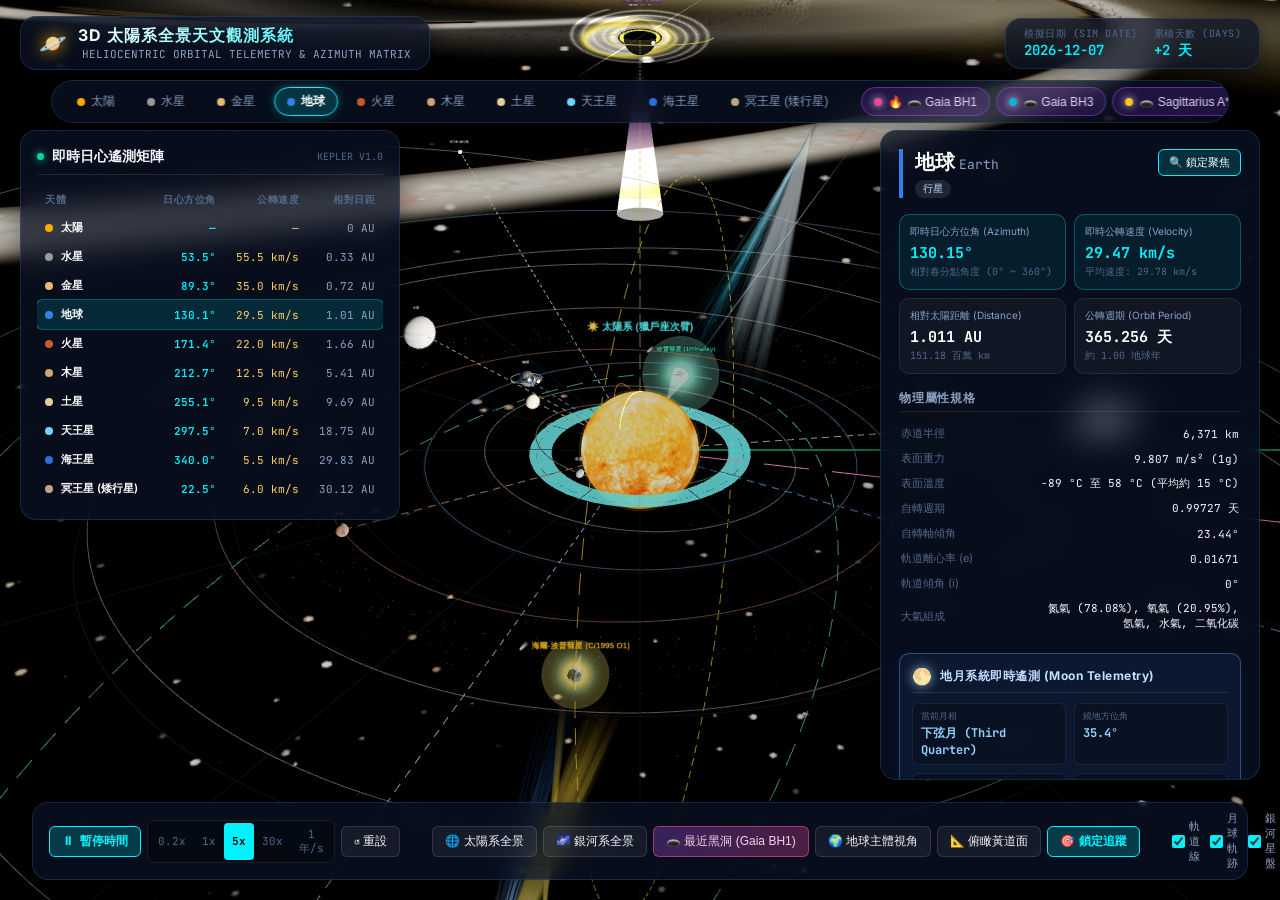
<file: index.html>
﻿<!DOCTYPE html>
<html lang="zh-TW">
<head>
  <meta charset="UTF-8">
  <meta name="viewport" content="width=device-width, initial-scale=1.0">
  <title>3D 太陽系全景互動模擬系統 - Solar System 3D Telemetry</title>
  
  <!-- Google Fonts: Inter, JetBrains Mono -->
  <link rel="preconnect" href="https://fonts.googleapis.com">
  <link rel="preconnect" href="https://fonts.gstatic.com" crossorigin>
  <link href="https://fonts.googleapis.com/css2?family=Inter:wght@300;400;600;700;800&family=JetBrains+Mono:wght@400;500;700&display=swap" rel="stylesheet">

  <link rel="stylesheet" href="css/styles.css?v=20260830_2200">

  <!-- Three.js & OrbitControls (Local offline libraries with CDN fallback) -->
  <script src="js/libs/three.min.js?v=20260830_2200"></script>
  <script src="js/libs/OrbitControls.js?v=20260830_2200"></script>
  <script>
    if (typeof THREE === 'undefined') {
      document.write('<script src="https://cdnjs.cloudflare.com/ajax/libs/three.js/r128/three.min.js"><\/script>');
      document.write('<script src="https://cdn.jsdelivr.net/npm/three@0.128.0/examples/js/controls/OrbitControls.js"><\/script>');
    }
  </script>
</head>
<body>

  <!-- 3D 渲染畫布容器 -->
  <div id="canvas-container"></div>

  <!-- 頂部資訊與遙測列 -->
  <header class="top-header">
    <div class="brand-section">
      <span class="brand-icon">🪐</span>
      <div>
        <div class="brand-title">3D 太陽系全景天文觀測系統</div>
        <div class="brand-subtitle">HELIOCENTRIC ORBITAL TELEMETRY & AZIMUTH MATRIX</div>
      </div>
    </div>

    <div class="time-telemetry-badge">
      <div class="time-item">
        <span class="time-label">模擬日期 (SIM DATE)</span>
        <span class="time-val" id="current-date-display">2026-08-25</span>
      </div>
      <div class="time-item">
        <span class="time-label">累積天數 (DAYS)</span>
        <span class="time-val" id="sim-days-display">+0 天</span>
      </div>
    </div>
  </header>

  <!-- 行星快速切換標籤列 -->
  <div class="planet-chips-bar" id="planet-chips-container">
    <!-- 由 JS 自動產生行星選取 Chips -->
  </div>

  <!-- 左側即時日心遙測矩陣 (Heliocentric Telemetry Matrix) -->
  <aside class="panel-left-telemetry" id="panel-matrix">
    <div class="panel-header">
      <div class="panel-title">
        <span class="live-indicator"></span>
        <span>即時日心遙測矩陣</span>
      </div>
      <span style="font-size: 10px; color: var(--text-dim); font-family: var(--font-mono);">KEPLER V1.0</span>
    </div>

    <div class="table-scroll-container">
      <table class="telemetry-table">
        <thead>
          <tr>
            <th>天體</th>
            <th>日心方位角</th>
            <th>公轉速度</th>
            <th>相對日距</th>
          </tr>
        </thead>
        <tbody id="telemetry-tbody">
          <!-- 由 JS 自動填入動態數據 -->
        </tbody>
      </table>
    </div>
  </aside>

  <!-- 右側天體全息詳細檔案 (Planet Inspector) -->
  <aside class="panel-right-inspector">
    <div id="planet-detail-card">
      <!-- 由 JS 動態注入選定行星卡片內容 -->
    </div>
  </aside>

  <!-- 底部懸浮控制中心 (Floating Control Dock) -->
  <nav class="bottom-dock">
    <!-- 時間控制器 -->
    <div class="dock-group">
      <button class="dock-btn active" id="btn-play-pause">
        <span class="icon">⏸</span> 暫停時間
      </button>
      <div class="speed-btn-group">
        <button class="speed-btn" data-speed="0.2">0.2x</button>
        <button class="speed-btn" data-speed="1">1x</button>
        <button class="speed-btn active" data-speed="5">5x</button>
        <button class="speed-btn" data-speed="30">30x</button>
        <button class="speed-btn" data-speed="365">1年/s</button>
      </div>
      <button class="dock-btn" id="btn-reset-time" title="重設時間至今日">
        ↺ 重設
      </button>
    </div>

    <div class="dock-divider"></div>

    <!-- 視角切換 -->
    <div class="dock-group">
      <button class="dock-btn" id="btn-view-overview">🌐 太陽系全景</button>
      <button class="dock-btn" id="btn-view-milkyway">🌌 銀河系全景</button>
      <button class="dock-btn highlight-bh" id="btn-view-bh1">🕳️ 最近黑洞 (Gaia BH1)</button>
      <button class="dock-btn" id="btn-view-earth">🌍 地球主體視角</button>
      <button class="dock-btn" id="btn-view-topdown">📐 俯瞰黃道面</button>
      <button class="dock-btn active" id="btn-view-focus">🎯 鎖定追蹤</button>
    </div>

    <div class="dock-divider"></div>

    <!-- 顯示圖層開關 -->
    <div class="dock-group layers-group">
      <label class="layer-label">
        <input type="checkbox" class="layer-toggle" data-layer="orbits" checked> 軌道線
      </label>
      <label class="layer-label">
        <input type="checkbox" class="layer-toggle" data-layer="moonOrbit" checked> 月球軌跡
      </label>
      <label class="layer-label">
        <input type="checkbox" class="layer-toggle" data-layer="milkyWay" checked> 銀河星盤
      </label>
      <label class="layer-label">
        <input type="checkbox" class="layer-toggle" data-layer="blackHoles" checked> 已知黑洞
      </label>
      <label class="layer-label">
        <input type="checkbox" class="layer-toggle" data-layer="azimuthRays" checked> 方位射線
      </label>
      <label class="layer-label">
        <input type="checkbox" class="layer-toggle" data-layer="labels" checked> 名稱標籤
      </label>
      <label class="layer-label">
        <input type="checkbox" class="layer-toggle" data-layer="eclipticGrid" checked> 黃道網格
      </label>
      <label class="layer-label">
        <input type="checkbox" class="layer-toggle" data-layer="asteroidBelt" checked> 小行星帶
      </label>
      <label class="layer-label">
        <input type="checkbox" class="layer-toggle" data-layer="comets" checked> 彗星系統
      </label>
    </div>
  </nav>

  <!-- 應用腳本鏈結 (加入版本號以強制瀏覽器更新快取) -->
  <script src="js/data.js?v=20260830_2200"></script>
  <script src="js/nasa-textures-data.js?v=20260830_2200"></script>
  <script src="js/textures.js?v=20260830_2200"></script>
  <script src="js/simulation.js?v=20260830_2200"></script>
  <script src="js/scene.js?v=20260830_2200"></script>
  <script src="js/app.js?v=20260830_2200"></script>
</body>
</html>
</file>
<file: css/styles.css>
/* ==========================================================================
   3D 太陽系互動觀測系統 - 現代航太科技視覺樣式 (Aero-Cyber Glassmorphism)
   ========================================================================== */

:root {
  --bg-space: #030712;
  --panel-bg: rgba(11, 19, 38, 0.72);
  --panel-border: rgba(64, 120, 200, 0.25);
  --panel-border-hover: rgba(0, 242, 254, 0.5);
  --accent-cyan: #00f2fe;
  --accent-blue: #4facfe;
  --accent-gold: #ffd166;
  --accent-green: #06d6a0;
  --accent-red: #ef476f;
  --text-main: #f3f6fc;
  --text-muted: #8ba2c4;
  --text-dim: #50688a;
  --font-mono: 'JetBrains Mono', 'Consolas', 'Courier New', monospace;
  --font-ui: 'Inter', -apple-system, BlinkMacSystemFont, 'Segoe UI', 'Microsoft JhengHei', sans-serif;
  --radius-sm: 6px;
  --radius-md: 10px;
  --radius-lg: 16px;
  --blur-val: blur(14px);
  --shadow-glow: 0 0 20px rgba(0, 242, 254, 0.15);
}

* {
  margin: 0;
  padding: 0;
  box-sizing: border-box;
  user-select: none;
}

body, html {
  width: 100%;
  height: 100%;
  overflow: hidden;
  background-color: var(--bg-space);
  font-family: var(--font-ui);
  color: var(--text-main);
}

#canvas-container {
  position: absolute;
  top: 0;
  left: 0;
  width: 100%;
  height: 100%;
  z-index: 1;
}

/* ==========================================================================
   頂部導覽列 (Top Header Bar)
   ========================================================================== */
.top-header {
  position: absolute;
  top: 16px;
  left: 20px;
  right: 20px;
  height: 54px;
  display: flex;
  justify-content: space-between;
  align-items: center;
  z-index: 10;
  pointer-events: none;
}

.brand-section {
  display: flex;
  align-items: center;
  gap: 12px;
  background: var(--panel-bg);
  backdrop-filter: var(--blur-val);
  border: 1px solid var(--panel-border);
  padding: 8px 18px;
  border-radius: var(--radius-lg);
  pointer-events: auto;
  box-shadow: 0 4px 20px rgba(0, 0, 0, 0.4);
}

.brand-icon {
  font-size: 22px;
  filter: drop-shadow(0 0 8px #ffaa00);
}

.brand-title {
  font-size: 16px;
  font-weight: 700;
  letter-spacing: 1px;
  background: linear-gradient(135deg, #ffffff 0%, var(--accent-cyan) 100%);
  -webkit-background-clip: text;
  -webkit-text-fill-color: transparent;
}

.brand-subtitle {
  font-size: 11px;
  color: var(--text-muted);
  font-family: var(--font-mono);
  margin-left: 4px;
}

.time-telemetry-badge {
  display: flex;
  align-items: center;
  gap: 16px;
  background: var(--panel-bg);
  backdrop-filter: var(--blur-val);
  border: 1px solid var(--panel-border);
  padding: 8px 18px;
  border-radius: var(--radius-lg);
  pointer-events: auto;
  font-family: var(--font-mono);
  box-shadow: 0 4px 20px rgba(0, 0, 0, 0.4);
}

.time-item {
  display: flex;
  flex-direction: column;
}

.time-label {
  font-size: 10px;
  color: var(--text-dim);
  text-transform: uppercase;
  letter-spacing: 0.5px;
}

.time-val {
  font-size: 14px;
  color: var(--accent-cyan);
  font-weight: 600;
}

/* ==========================================================================
   行星快速選取標籤列 (Planet Quick Chips)
   ========================================================================== */
.planet-chips-bar {
  position: absolute;
  top: 80px;
  left: 50%;
  transform: translateX(-50%);
  display: flex;
  gap: 6px;
  background: var(--panel-bg);
  backdrop-filter: var(--blur-val);
  border: 1px solid var(--panel-border);
  padding: 6px 12px;
  border-radius: 30px;
  z-index: 10;
  box-shadow: 0 4px 20px rgba(0, 0, 0, 0.3);
  max-width: 92vw;
  overflow-x: auto;
}

.planet-chips-bar::-webkit-scrollbar {
  display: none;
}

.planet-chip {
  background: transparent;
  border: 1px solid transparent;
  color: var(--text-muted);
  padding: 5px 12px;
  border-radius: 20px;
  font-size: 12px;
  cursor: pointer;
  display: flex;
  align-items: center;
  gap: 6px;
  transition: all 0.2s ease;
  white-space: nowrap;
}

.planet-chip:hover {
  background: rgba(255, 255, 255, 0.08);
  color: var(--text-main);
}

.planet-chip.active {
  background: rgba(0, 242, 254, 0.18);
  border-color: var(--accent-cyan);
  color: #ffffff;
  font-weight: 600;
  box-shadow: 0 0 12px rgba(0, 242, 254, 0.3);
}

.chip-color-dot {
  width: 8px;
  height: 8px;
  border-radius: 50%;
  display: inline-block;
}

/* ==========================================================================
   左側即時日心遙測面板 (Heliocentric Telemetry Matrix)
   ========================================================================== */
.panel-left-telemetry {
  position: absolute;
  top: 130px;
  left: 20px;
  width: 380px;
  max-height: calc(100vh - 250px);
  background: var(--panel-bg);
  backdrop-filter: var(--blur-val);
  border: 1px solid var(--panel-border);
  border-radius: var(--radius-lg);
  padding: 16px;
  z-index: 10;
  display: flex;
  flex-direction: column;
  box-shadow: 0 8px 32px rgba(0, 0, 0, 0.45);
  transition: transform 0.3s ease, opacity 0.3s ease;
}

.panel-header {
  display: flex;
  justify-content: space-between;
  align-items: center;
  margin-bottom: 12px;
  padding-bottom: 8px;
  border-bottom: 1px solid rgba(255, 255, 255, 0.1);
}

.panel-title {
  font-size: 14px;
  font-weight: 700;
  color: var(--text-main);
  display: flex;
  align-items: center;
  gap: 8px;
}

.live-indicator {
  width: 7px;
  height: 7px;
  border-radius: 50%;
  background-color: var(--accent-green);
  box-shadow: 0 0 8px var(--accent-green);
  animation: pulseLive 1.8s infinite;
}

@keyframes pulseLive {
  0% { transform: scale(0.9); opacity: 0.7; }
  50% { transform: scale(1.3); opacity: 1; }
  100% { transform: scale(0.9); opacity: 0.7; }
}

.table-scroll-container {
  overflow-y: auto;
  flex: 1;
}

.table-scroll-container::-webkit-scrollbar {
  width: 4px;
}

.table-scroll-container::-webkit-scrollbar-thumb {
  background: var(--text-dim);
  border-radius: 4px;
}

.telemetry-table {
  width: 100%;
  border-collapse: collapse;
  font-size: 12px;
}

.telemetry-table th {
  text-align: right;
  color: var(--text-dim);
  font-size: 10px;
  font-weight: 600;
  padding: 6px 8px;
  text-transform: uppercase;
  letter-spacing: 0.5px;
}

.telemetry-table th:first-child {
  text-align: left;
}

.telemetry-row {
  border-radius: var(--radius-sm);
  cursor: pointer;
  transition: background 0.15s ease;
}

.telemetry-row:hover {
  background: rgba(255, 255, 255, 0.05);
}

.telemetry-row.active-row {
  background: rgba(0, 242, 254, 0.12);
  outline: 1px solid rgba(0, 242, 254, 0.35);
}

.telemetry-table td {
  padding: 7px 8px;
  text-align: right;
  font-family: var(--font-mono);
  font-size: 11px;
}

.col-planet {
  text-align: left !important;
  font-family: var(--font-ui) !important;
  font-weight: 600;
  display: flex;
  align-items: center;
  gap: 8px;
  color: #ffffff;
}

.row-dot {
  width: 8px;
  height: 8px;
  border-radius: 50%;
}

.col-azimuth {
  color: var(--accent-cyan);
  font-weight: 600;
}

.col-speed {
  color: var(--accent-gold);
}

.col-dist {
  color: var(--text-muted);
}

/* ==========================================================================
   右側天體詳細資訊卡片 (Planet Detail Inspector)
   ========================================================================== */
.panel-right-inspector {
  position: absolute;
  top: 130px;
  right: 20px;
  width: 380px;
  max-height: calc(100vh - 250px);
  background: var(--panel-bg);
  backdrop-filter: var(--blur-val);
  border: 1px solid var(--panel-border);
  border-radius: var(--radius-lg);
  padding: 18px;
  z-index: 10;
  overflow-y: auto;
  box-shadow: 0 8px 32px rgba(0, 0, 0, 0.45);
}

.panel-right-inspector::-webkit-scrollbar {
  width: 4px;
}

.panel-right-inspector::-webkit-scrollbar-thumb {
  background: var(--text-dim);
  border-radius: 4px;
}

.card-header {
  border-left: 4px solid var(--accent-cyan);
  padding-left: 12px;
  margin-bottom: 16px;
  display: flex;
  justify-content: space-between;
  align-items: flex-start;
}

.planet-title {
  font-size: 20px;
  font-weight: 800;
  color: #ffffff;
}

.planet-en-name {
  font-size: 13px;
  font-weight: 400;
  color: var(--text-muted);
  font-family: var(--font-mono);
}

.planet-badge {
  display: inline-block;
  font-size: 10px;
  padding: 2px 8px;
  border-radius: 12px;
  margin-top: 4px;
  background: rgba(255, 255, 255, 0.1);
  color: var(--text-muted);
  font-weight: 600;
}

.planet-badge.star {
  background: rgba(255, 170, 0, 0.2);
  color: #ffaa00;
}

.btn-focus-direct {
  background: rgba(0, 242, 254, 0.15);
  border: 1px solid var(--accent-cyan);
  color: #ffffff;
  padding: 5px 10px;
  border-radius: var(--radius-sm);
  font-size: 11px;
  cursor: pointer;
  transition: all 0.2s ease;
}

.btn-focus-direct:hover {
  background: var(--accent-cyan);
  color: #030712;
}

/* 遙測即時卡片四格網格 */
.telemetry-grid {
  display: grid;
  grid-template-columns: 1fr 1fr;
  gap: 8px;
  margin-bottom: 16px;
}

.metric-box {
  background: rgba(255, 255, 255, 0.04);
  border: 1px solid rgba(255, 255, 255, 0.08);
  border-radius: var(--radius-md);
  padding: 10px;
}

.metric-box.highlight {
  background: rgba(0, 242, 254, 0.07);
  border-color: rgba(0, 242, 254, 0.3);
}

.metric-label {
  font-size: 10px;
  color: var(--text-muted);
  margin-bottom: 4px;
}

.metric-value {
  font-size: 15px;
  font-weight: 700;
  font-family: var(--font-mono);
  color: #ffffff;
}

.metric-box.highlight .metric-value {
  color: var(--accent-cyan);
}

.metric-sub {
  font-size: 10px;
  color: var(--text-dim);
  margin-top: 2px;
  font-family: var(--font-mono);
}

.section-title {
  font-size: 12px;
  color: var(--text-muted);
  text-transform: uppercase;
  letter-spacing: 0.8px;
  margin-bottom: 8px;
  border-bottom: 1px solid rgba(255, 255, 255, 0.08);
  padding-bottom: 4px;
}

.specs-table {
  width: 100%;
  font-size: 11px;
  margin-bottom: 16px;
}

.specs-table td {
  padding: 4px 0;
}

.specs-table td:first-child {
  color: var(--text-dim);
  width: 38%;
}

.specs-table td:last-child {
  color: var(--text-main);
  font-family: var(--font-mono);
  text-align: right;
}

.planet-desc {
  font-size: 12px;
  line-height: 1.6;
  color: var(--text-muted);
  margin-bottom: 10px;
}

.fun-fact-box {
  background: rgba(255, 209, 102, 0.08);
  border: 1px solid rgba(255, 209, 102, 0.25);
  border-radius: var(--radius-md);
  padding: 10px;
  font-size: 11px;
  line-height: 1.5;
  color: #ffe6a7;
  display: flex;
  gap: 8px;
}

/* ==========================================================================
   地月系統專屬面板樣式 (Earth-Moon Telemetry Card)
   ========================================================================== */
.moon-system-card {
  background: rgba(30, 60, 110, 0.25);
  border: 1px solid rgba(100, 180, 255, 0.35);
  border-radius: var(--radius-md);
  padding: 12px;
  margin-bottom: 16px;
  box-shadow: 0 4px 16px rgba(0, 50, 120, 0.2);
}

.moon-header {
  display: flex;
  align-items: center;
  gap: 8px;
  margin-bottom: 10px;
  padding-bottom: 6px;
  border-bottom: 1px solid rgba(255, 255, 255, 0.1);
}

.moon-icon {
  font-size: 16px;
  filter: drop-shadow(0 0 6px rgba(180, 220, 255, 0.8));
}

.moon-title {
  font-size: 12px;
  font-weight: 700;
  color: #bfe0ff;
  letter-spacing: 0.5px;
}

.moon-grid {
  display: grid;
  grid-template-columns: 1fr 1fr;
  gap: 8px;
  margin-bottom: 10px;
}

.moon-stat {
  background: rgba(0, 0, 0, 0.25);
  border: 1px solid rgba(255, 255, 255, 0.08);
  border-radius: var(--radius-sm);
  padding: 6px 8px;
  display: flex;
  flex-direction: column;
}

.m-lbl {
  font-size: 9px;
  color: var(--text-dim);
  text-transform: uppercase;
}

.m-val {
  font-size: 12px;
  font-weight: 700;
  font-family: var(--font-mono);
  color: #90d5ff;
  margin-top: 2px;
}

.btn-earth-view-mode {
  width: 100%;
  background: linear-gradient(135deg, rgba(0, 120, 255, 0.25), rgba(0, 242, 254, 0.25));
  border: 1px solid var(--accent-cyan);
  color: #ffffff;
  padding: 7px 12px;
  border-radius: var(--radius-sm);
  font-size: 12px;
  font-weight: 600;
  cursor: pointer;
  display: flex;
  align-items: center;
  justify-content: center;
  gap: 6px;
  transition: all 0.2s ease;
}

.btn-earth-view-mode:hover {
  background: var(--accent-cyan);
  color: #030712;
  box-shadow: 0 0 16px rgba(0, 242, 254, 0.4);
}

/* ==========================================================================
   底部懸浮控制中心 (Floating Bottom Control Dock)
   ========================================================================== */
.bottom-dock {
  position: absolute;
  bottom: 20px;
  left: 50%;
  transform: translateX(-50%);
  display: flex;
  gap: 12px;
  background: var(--panel-bg);
  backdrop-filter: var(--blur-val);
  border: 1px solid var(--panel-border);
  padding: 8px 16px;
  border-radius: var(--radius-lg);
  z-index: 10;
  box-shadow: 0 8px 32px rgba(0, 0, 0, 0.5);
  align-items: center;
  max-width: 95vw;
}

.dock-group {
  display: flex;
  align-items: center;
  gap: 6px;
}

.dock-divider {
  width: 1px;
  height: 24px;
  background: rgba(255, 255, 255, 0.15);
  margin: 0 4px;
}

.dock-btn {
  background: rgba(255, 255, 255, 0.06);
  border: 1px solid rgba(255, 255, 255, 0.12);
  color: var(--text-main);
  padding: 6px 12px;
  border-radius: var(--radius-sm);
  font-size: 12px;
  cursor: pointer;
  display: flex;
  align-items: center;
  gap: 6px;
  transition: all 0.2s ease;
  white-space: nowrap;
}

.dock-btn:hover {
  background: rgba(255, 255, 255, 0.14);
  border-color: rgba(255, 255, 255, 0.3);
}

.dock-btn.active {
  background: rgba(0, 242, 254, 0.2);
  border-color: var(--accent-cyan);
  color: var(--accent-cyan);
  font-weight: 600;
}

.speed-btn-group {
  display: flex;
  background: rgba(0, 0, 0, 0.3);
  border-radius: var(--radius-sm);
  padding: 2px;
  border: 1px solid rgba(255, 255, 255, 0.08);
}

.speed-btn {
  background: transparent;
  border: none;
  color: var(--text-dim);
  font-family: var(--font-mono);
  font-size: 11px;
  padding: 4px 8px;
  border-radius: 4px;
  cursor: pointer;
  transition: all 0.15s ease;
}

.speed-btn:hover {
  color: var(--text-main);
}

.speed-btn.active {
  background: var(--accent-cyan);
  color: #030712;
  font-weight: 700;
}

/* 圖層多選核取方塊樣式 */
.layers-group {
  display: flex;
  gap: 10px;
}

.layer-label {
  display: flex;
  align-items: center;
  gap: 4px;
  font-size: 11px;
  color: var(--text-muted);
  cursor: pointer;
}

.layer-label input[type="checkbox"] {
  accent-color: var(--accent-cyan);
  cursor: pointer;
}

/* ==========================================================================
   黑洞與銀河系專屬視覺樣式 (Black Holes & Milky Way Styles)
   ========================================================================== */

.chip-separator {
  width: 1px;
  height: 20px;
  background: rgba(255, 255, 255, 0.2);
  margin: 0 4px;
}

.black-hole-chip {
  background: rgba(147, 51, 234, 0.18) !important;
  border-color: rgba(168, 85, 247, 0.45) !important;
  color: #e9d5ff !important;
}

.black-hole-chip:hover {
  background: rgba(168, 85, 247, 0.35) !important;
  border-color: #c084fc !important;
  box-shadow: 0 0 12px rgba(168, 85, 247, 0.5);
}

.black-hole-chip.active {
  background: linear-gradient(135deg, rgba(168, 85, 247, 0.6), rgba(236, 72, 153, 0.6)) !important;
  border-color: #f472b6 !important;
  color: #ffffff !important;
  box-shadow: 0 0 16px rgba(236, 72, 153, 0.6);
}

.bh-dot {
  box-shadow: 0 0 8px currentColor;
  animation: pulse-bh 2s infinite ease-in-out;
}

@keyframes pulse-bh {
  0%, 100% { transform: scale(1); opacity: 0.9; }
  50% { transform: scale(1.35); opacity: 1; }
}

.dock-btn.highlight-bh {
  background: linear-gradient(135deg, rgba(168, 85, 247, 0.3), rgba(236, 72, 153, 0.3));
  border-color: rgba(236, 72, 153, 0.6);
  color: #fbcfe8;
}

.dock-btn.highlight-bh:hover, .dock-btn.highlight-bh.active {
  background: linear-gradient(135deg, #a855f7, #ec4899);
  border-color: #f472b6;
  color: #ffffff;
  box-shadow: 0 0 14px rgba(236, 72, 153, 0.6);
}

.black-hole-badge {
  background: rgba(168, 85, 247, 0.25) !important;
  color: #e879f9 !important;
  border: 1px solid rgba(232, 121, 249, 0.5) !important;
}

.bh-focus-btn {
  background: rgba(168, 85, 247, 0.2) !important;
  border-color: #c084fc !important;
  color: #f5d0fe !important;
}

.bh-focus-btn:hover {
  background: #a855f7 !important;
  color: #ffffff !important;
}

.highlight-bh-box {
  background: rgba(147, 51, 234, 0.15) !important;
  border-color: rgba(216, 70, 239, 0.4) !important;
}

.black-hole-fact {
  background: rgba(147, 51, 234, 0.12) !important;
  border-color: rgba(192, 132, 252, 0.35) !important;
}

/* ==========================================================================
   RWD 自適應排版
   ========================================================================== */
@media (max-width: 1100px) {
  .panel-left-telemetry {
    width: 300px;
  }
  .panel-right-inspector {
    width: 300px;
  }
}

@media (max-width: 900px) {
  .panel-left-telemetry {
    display: none; /* 小螢幕自動收折左側矩陣 */
  }
  .panel-right-inspector {
    width: calc(100vw - 40px);
    top: auto;
    bottom: 80px;
    right: 20px;
    max-height: 200px;
  }
  .bottom-dock {
    flex-wrap: wrap;
    justify-content: center;
    bottom: 10px;
  }
}
</file>
